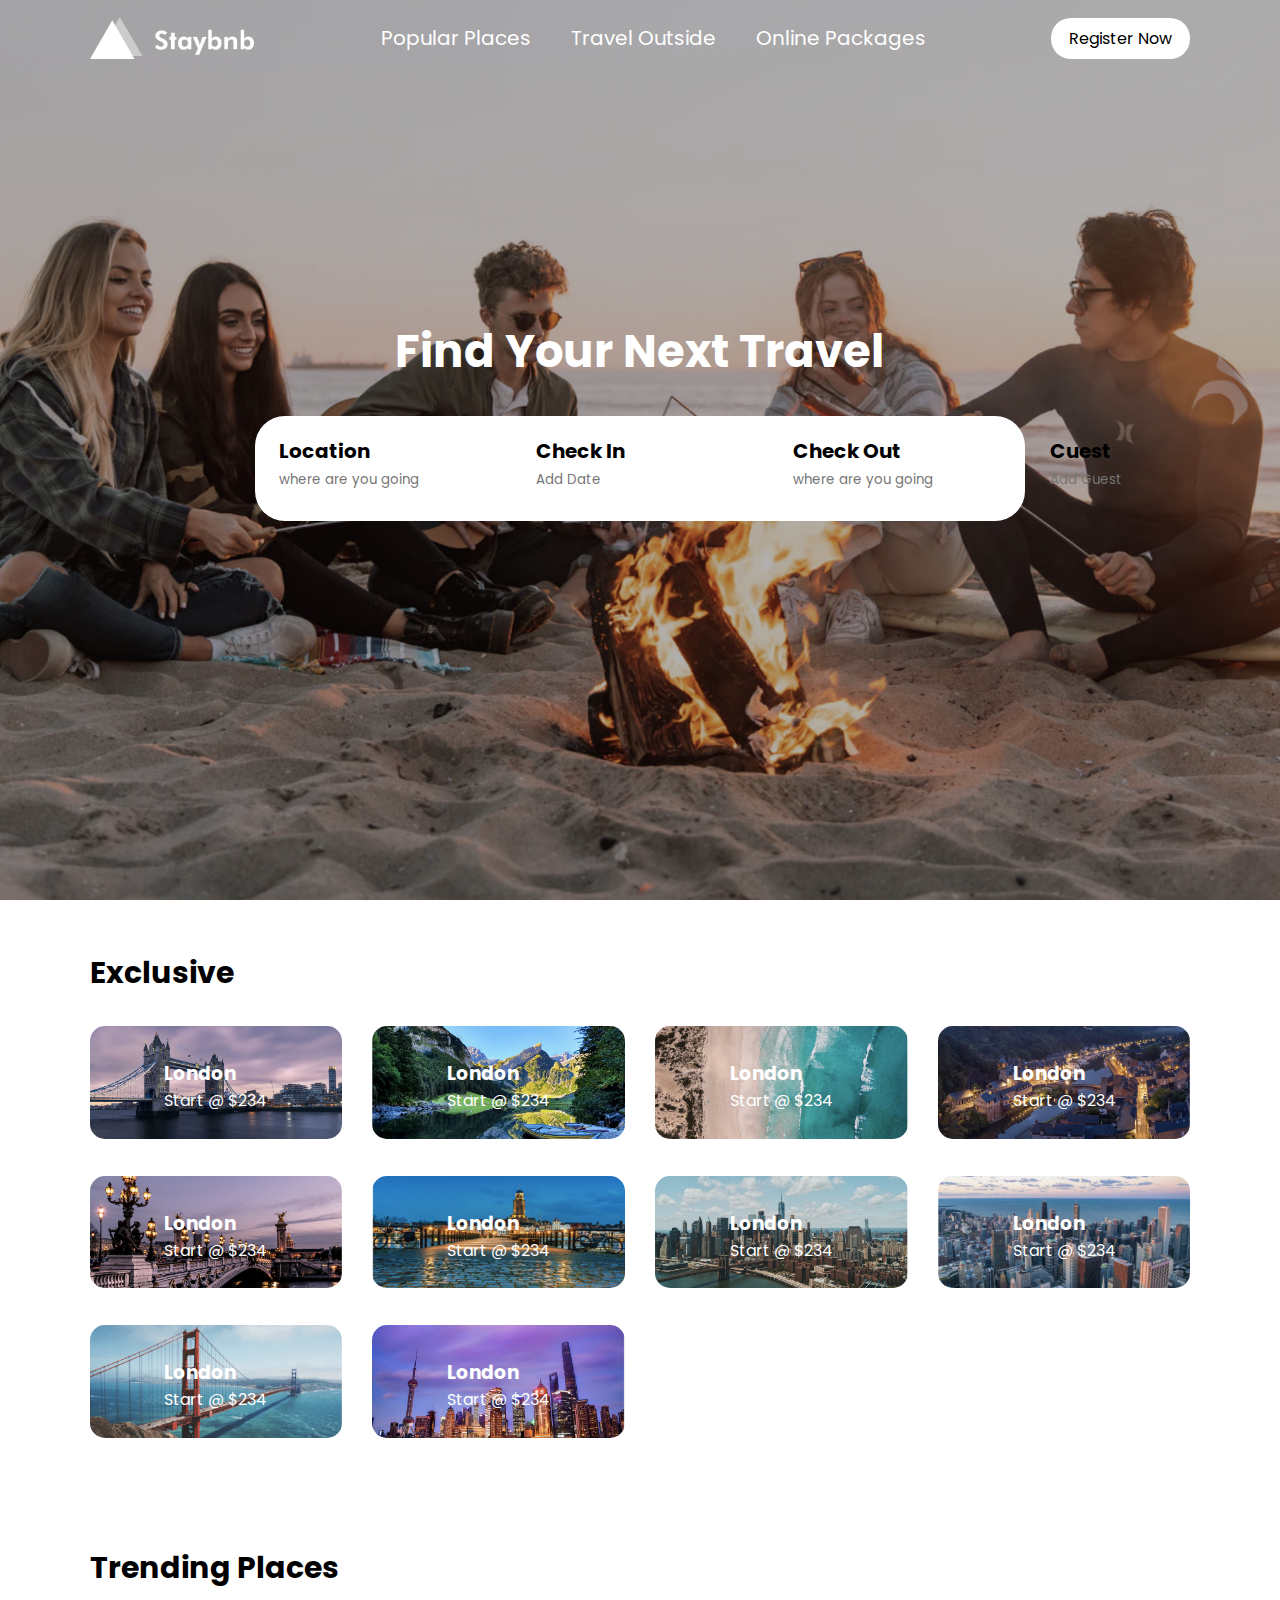
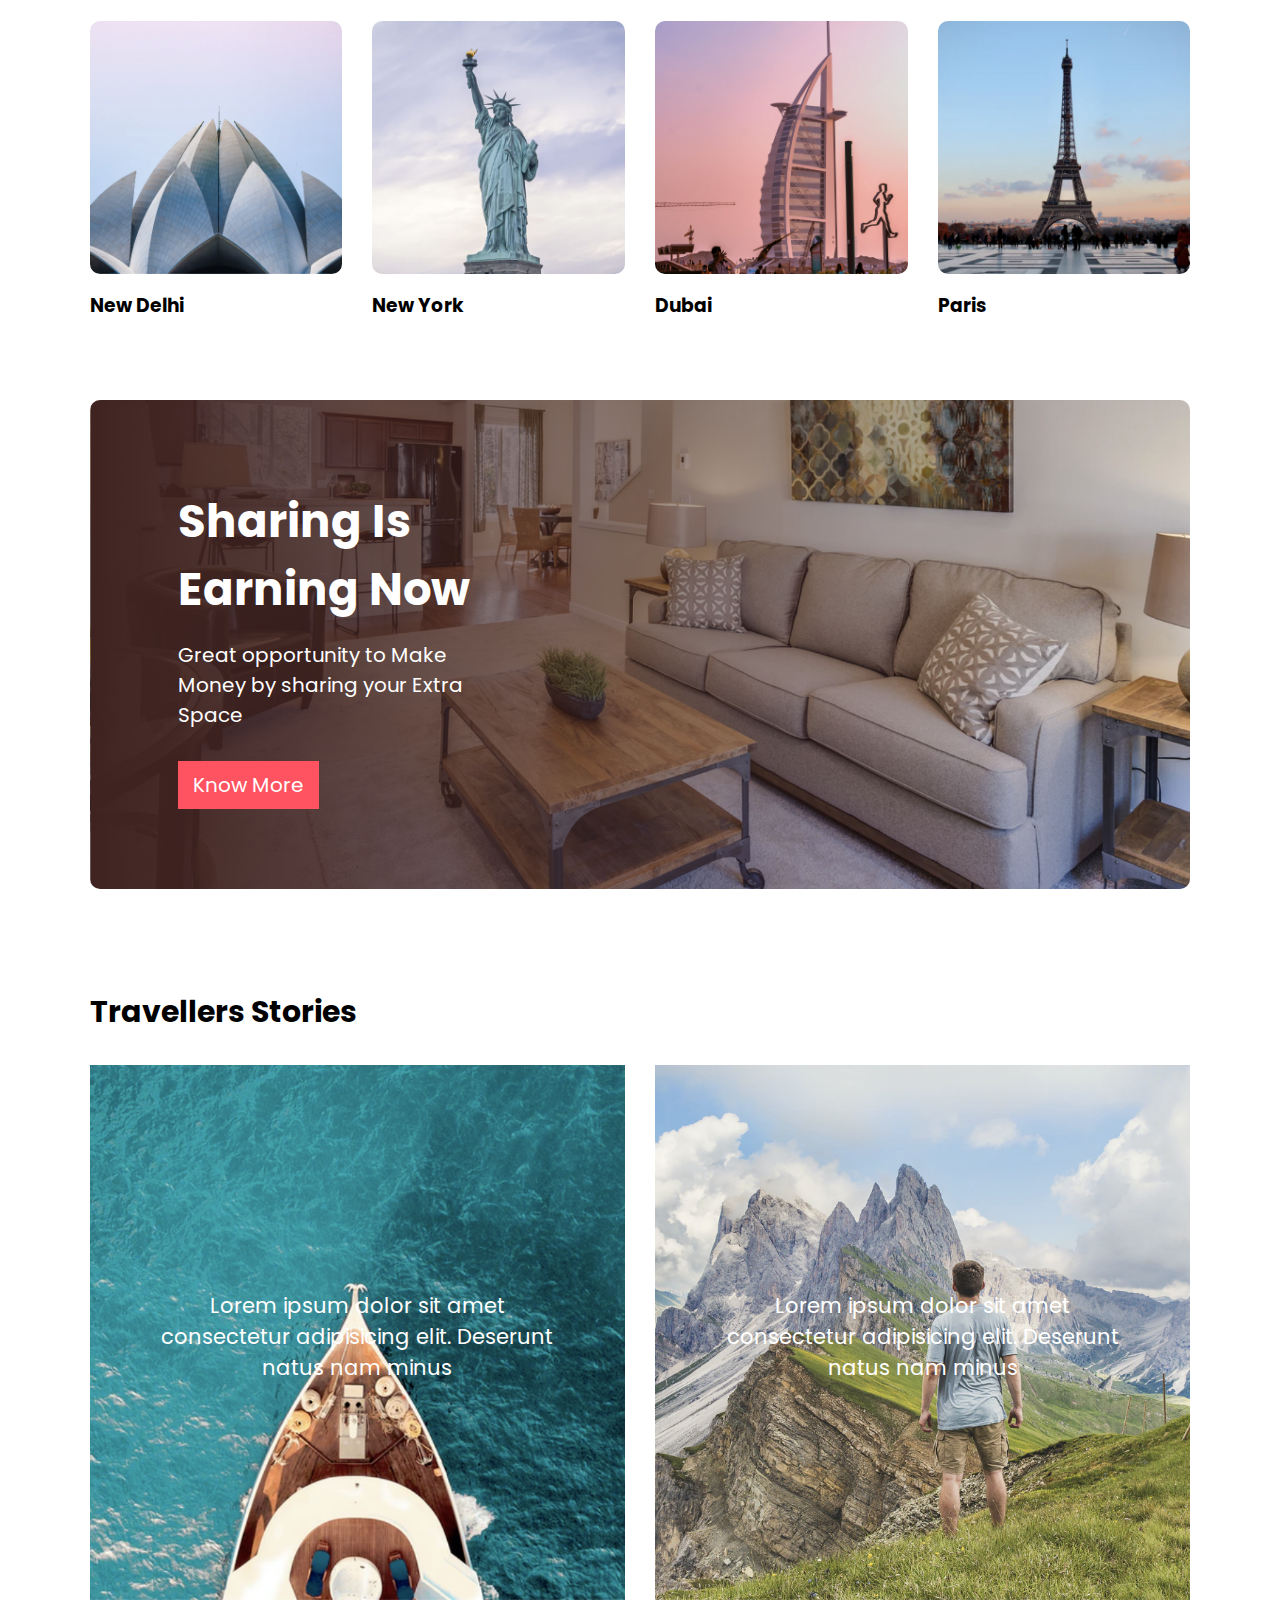
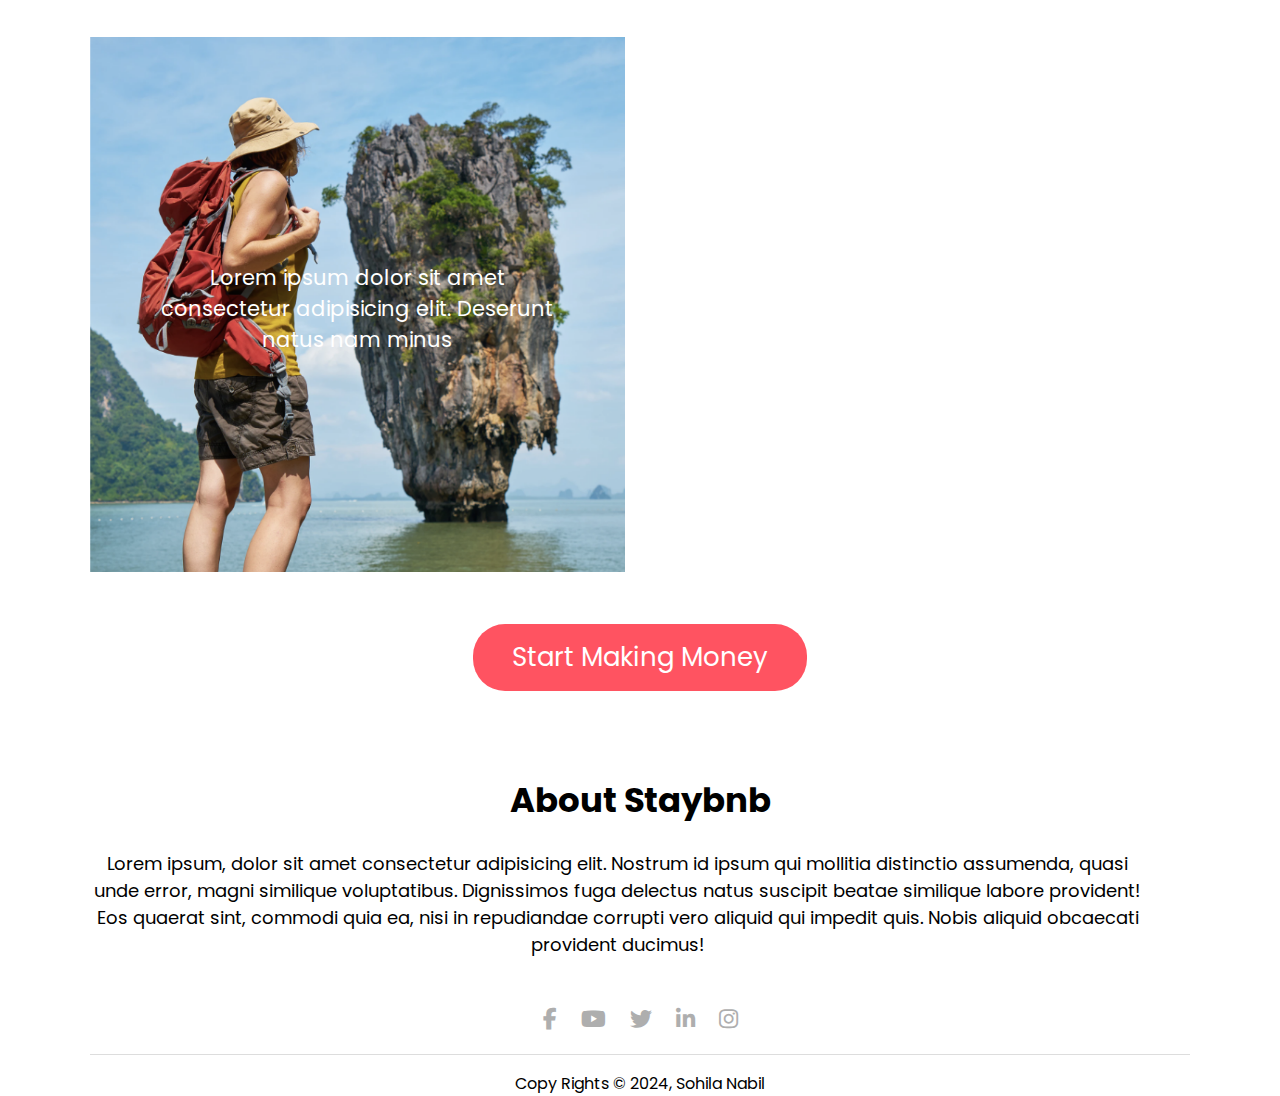
<file: index.html>
<!DOCTYPE html>
<html lang="en">
<head>
    <meta charset="UTF-8">
    <meta name="viewport" content="width=device-width, initial-scale=1.0">
    <title>Traveling</title>
    <link rel="stylesheet" href="css/style.css">
    <link rel="stylesheet" href="css/all.min.css"/>
    <link rel="preconnect" href="https://fonts.googleapis.com">
    <link rel="preconnect" href="https://fonts.gstatic.com" crossorigin>
    <link href="https://fonts.googleapis.com/css2?family=Oswald:wght@300;500;600;700&family=Poppins:ital,wght@0,200;0,300;0,400;0,500;0,600;0,700;0,800;0,900;1,500&display=swap" rel="stylesheet">

</head>
<body>
    <div class="header">
        <nav id="navBar">
            <img src="images/logo.png" alt="Banner">
            <i class="fa-solid fa-bars bar" onclick="toggleMenu()"></i> 
            <ul>
                <li><a href="index.html" target="_self">Popular Places</a></li>
                <li><a href="listing.html" target="_self">Travel Outside</a></li>
                <li><a href="travel.html" target="_self">Online Packages</a></li>
            </ul>
            <a href="#" class="register">Register Now</a>
        </nav>
        <div  class="container">
            <h2>Find Your Next Travel</h2>
            <div class="search">
                <form>
                    <div>
                        <label>Location</label>
                        <input type="text" placeholder="where are you going">
                    </div>
                     <div>
                        <label>Check In</label>
                        <input type="text" placeholder="Add Date">
                    </div>
                     <div>
                        <label>Check Out</label>
                        <input type="text" placeholder="where are you going">
                    </div>
                     <div>
                        <label>Cuest</label>
                        <input type="text" placeholder="Add Guest">
                    </div>
                    <button type="submit"><img src="images/search.png"></button>
                </form>
            </div>
        </div>
    </div>

    <div class="container">
        <h2 class="title">Exclusive</h2>
       <div class="exclusives">
            <div class="ex-item">
                <img src="images/image-1.png">
                <div class="info">
                    <h3>London</h3>
                    <p>Start @ $234</p>
                </div>
            </div>
            <div class="ex-item">
                <img src="images/image-2.png">
                <div class="info">
                    <h3>London</h3>
                    <p>Start @ $234</p>
                </div>
            </div>
            <div class="ex-item">
                <img src="images/image-3.png">
                <div class="info">
                    <h3>London</h3>
                    <p>Start @ $234</p>
                </div>
            </div>
            <div class="ex-item">
                <img src="images/image-4.png">
                <div class="info">
                    <h3>London</h3>
                    <p>Start @ $234</p>
                </div>
            </div>
            <div class="ex-item">
                <img src="images/image-5.png">
                <div class="info">
                    <h3>London</h3>
                    <p>Start @ $234</p>
                </div>
            </div>
            <div class="ex-item">
                <img src="images/image-6.png">
                <div class="info">
                    <h3>London</h3>
                    <p>Start @ $234</p>
                </div>
            </div>
            <div class="ex-item">
                <img src="images/image-7.png">
                <div class="info">
                    <h3>London</h3>
                    <p>Start @ $234</p>
                </div>
            </div>
            <div class="ex-item">
                <img src="images/image-8.png">
                <div class="info">
                    <h3>London</h3>
                    <p>Start @ $234</p>
                </div>
            </div>
            <div class="ex-item">
                <img src="images/image-9.png">
                <div class="info">
                    <h3>London</h3>
                    <p>Start @ $234</p>
                </div>
            </div>
            <div class="ex-item">
                <img src="images/image-10.png">
                <div class="info">
                    <h3>London</h3>
                    <p>Start @ $234</p>
                </div>
            </div>
       </div>
    </div>

    <div class="container">
        <h2 class="title">Trending Places</h2>
        <div class="trending">
            <div class="tren-item">
                <img src="images/new-delhi.png">
                <h3>New Delhi</h3>
            </div>
            <div class="tren-item">
                <img src="images/new-york.png">
                <h3>New York</h3>
            </div>
            <div class="tren-item">
                <img src="images/dubai.png">
                <h3>Dubai</h3>
            </div>
            <div class="tren-item">
                <img src="images/paris.png">
                <h3>Paris</h3>
            </div>
       </div>
    </div>

    <div class="container">
        <div class="landing">
            <h3>Sharing Is Earning Now</h3>
            <p>Great opportunity to Make Money  by sharing your Extra Space</p>
            <a href="#">Know More</a>
        </div>
    </div>

    <div class="container">
        <h2 class="title">Travellers Stories</h2>
        <div class="travell">
            <div class="Travel-item">
                <img src="images/story-1.png">
                <p>Lorem ipsum dolor sit amet consectetur adipisicing elit. Deserunt natus nam minus</p>
            </div>
            <div class="Travel-item">
                <img src="images/story-2.png">
                <p>Lorem ipsum dolor sit amet consectetur adipisicing elit. Deserunt natus nam minus</p>
            </div>
            <div class="Travel-item">
                <img src="images/story-3.png">
                <p>Lorem ipsum dolor sit amet consectetur adipisicing elit. Deserunt natus nam minus</p>
            </div>
        </div>
        <a href="#" class="travel-link">Start Making Money</a>
    </div>
    
    <div class="container">
        <div class="about">
            <h2>About Staybnb</h2>
            <p class="msg">Lorem ipsum, dolor sit amet consectetur adipisicing elit. Nostrum id ipsum qui mollitia distinctio assumenda, quasi unde error, magni similique voluptatibus. Dignissimos fuga delectus natus suscipit beatae similique labore provident! Eos quaerat sint, commodi quia ea, nisi in repudiandae corrupti vero aliquid qui impedit quis. Nobis aliquid obcaecati provident ducimus!</p>
        </div>
    </div>

    <div class="container">
        <div class="footer">
          <div class="social-links">
                <i class="fa-brands fa-facebook-f"></i>
                <i class="fa-brands fa-youtube"></i>
                <i class="fa-brands fa-twitter"></i>
                <i class="fa-brands fa-linkedin-in"></i>
                <i class="fa-brands fa-instagram"></i>
          </div>
          <div class="copy">
            Copy Rights &copy; 2024, Sohila Nabil
          </div>
        </div>
    </div>
<script>
    let navBar = document.getElementById("navBar")
    function toggleMenu(){
        navBar.classList.toggle('hoggleMenu')
    }
</script>
</body>
</html>
</file>
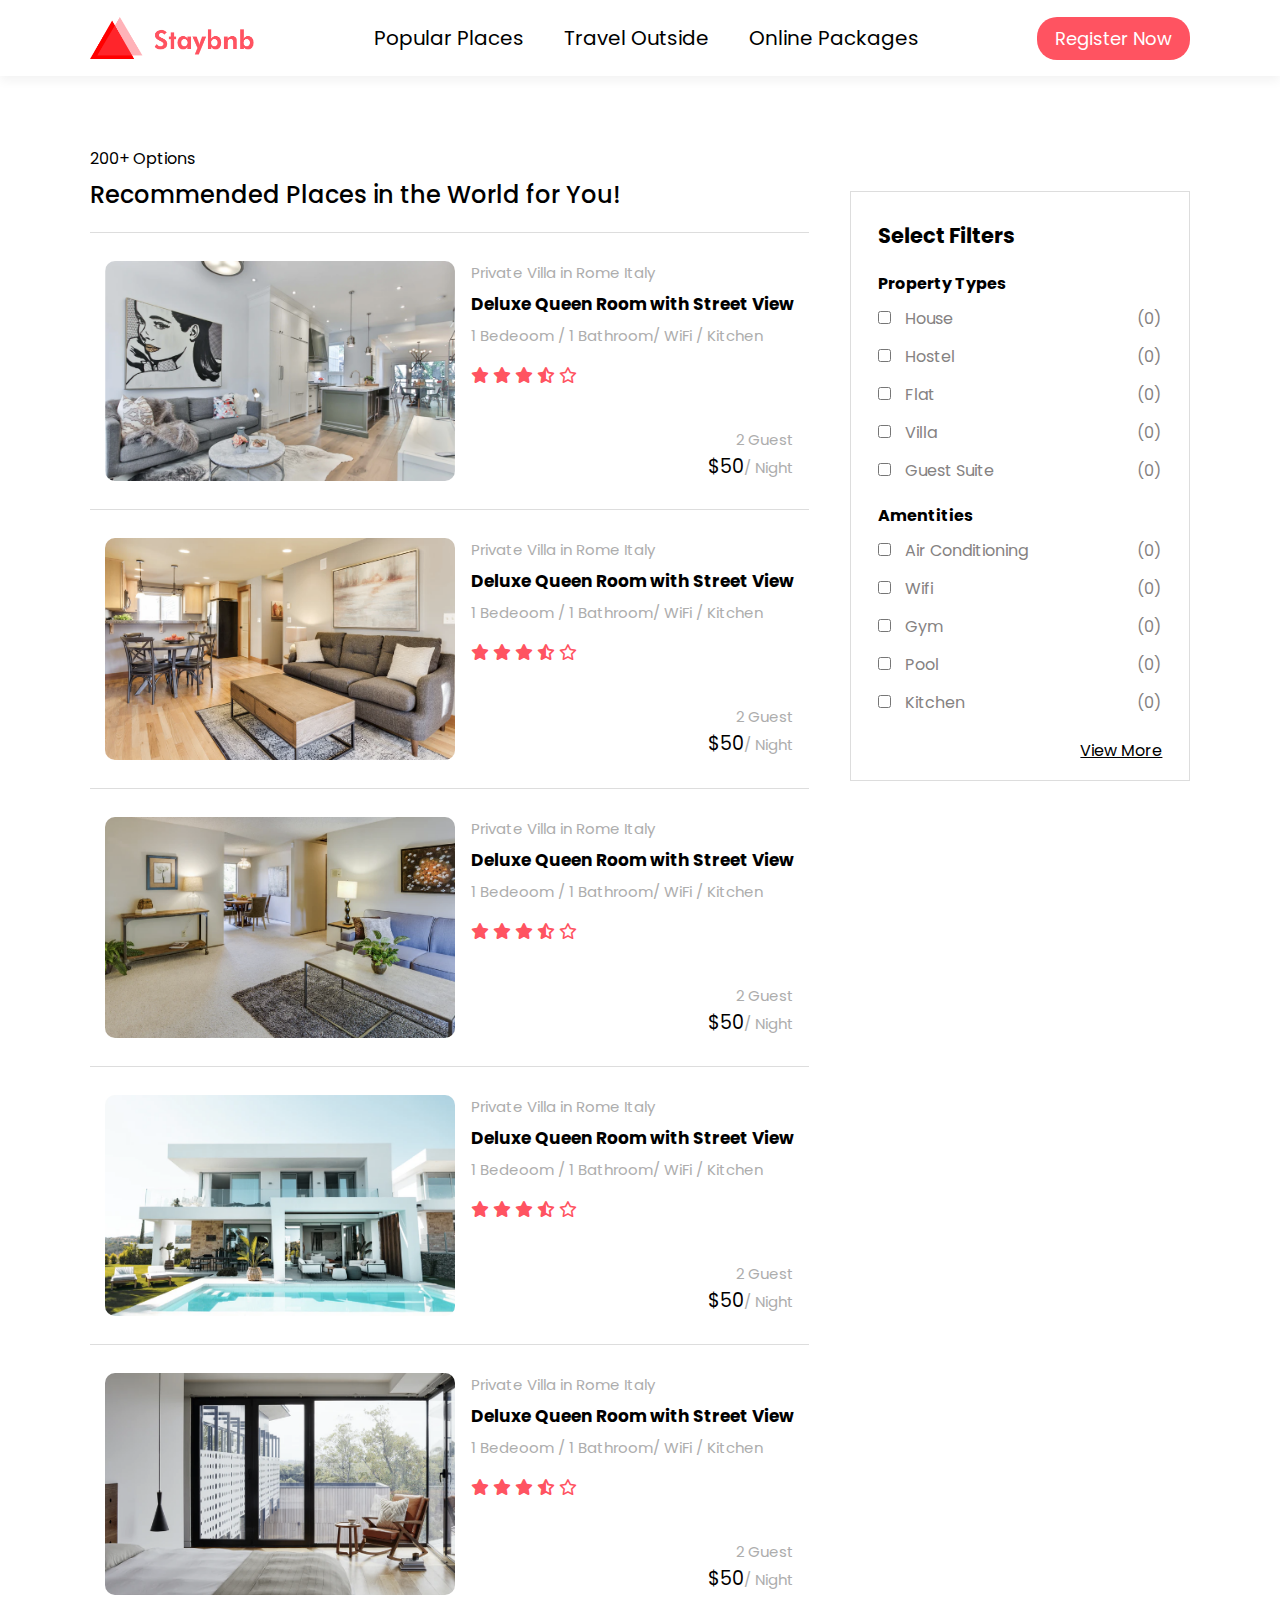
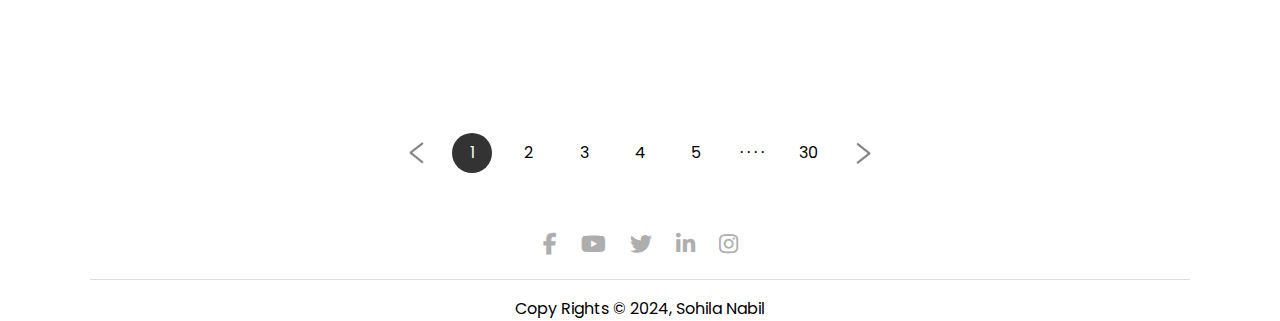
<file: listing.html>
<!DOCTYPE html>
<html lang="en">
<head>
    <meta charset="UTF-8">
    <meta name="viewport" content="width=device-width, initial-scale=1.0">
    <title>Traveling</title>
    <link rel="stylesheet" href="css/listing.css">
    <link rel="stylesheet" href="css/all.min.css">
    <link rel="preconnect" href="https://fonts.googleapis.com">
    <link rel="preconnect" href="https://fonts.gstatic.com" crossorigin>
    <link href="https://fonts.googleapis.com/css2?family=Oswald:wght@300;500;600;700&family=Poppins:ital,wght@0,200;0,300;0,400;0,500;0,600;0,700;0,800;0,900;1,500&display=swap" rel="stylesheet">
</head>
<body>
    <div class="header">
        <nav id="navBar">
            <img src="images/logo-red.png" alt="Banner">
            <i class="fa-solid fa-bars bar" onclick="toggleMenu()"></i> 
            <ul>
                <li><a href="index.html" target="_self">Popular Places</a></li>
                <li><a href="listing.html" target="_self">Travel Outside</a></li>
                <li><a href="travel.html" target="_self">Online Packages</a></li>
            </ul>
            <a href="#" class="register">Register Now</a>
        </nav>
    </div>

    <div class="container sides">
        <div class="left-side">
            <div class="data">
                <span>200+ Options</span>
                <p>Recommended Places in the World for You!</p>
            </div>
            <div class="box-item">
                <img src="images/house-1.png">
                <div class="info">
                    <div class="content">
                        <p>Private Villa in Rome Italy</p>
                        <h3>Deluxe Queen Room with Street View</h3>
                        <p>1 Bedeoom / 1 Bathroom/ WiFi / Kitchen</p>
                    </div>
                    <div class="stars">
                        <i class="fa-solid fa-star"></i>
                        <i class="fa-solid fa-star"></i>
                        <i class="fa-solid fa-star"></i>
                        <i class="fa-solid fa-star-half-stroke"></i>
                        <i class="fa-regular fa-star"></i>
                    </div>
                    <div class="users">
                        <span>2 Guest</span>
                        <p>$50<span>/ Night</span></p>
                    </div>
                </div>
            </div>

            <div class="box-item">
                <img src="images/house-2.png">
                <div class="info">
                    <div class="content">
                        <p>Private Villa in Rome Italy</p>
                        <h3>Deluxe Queen Room with Street View</h3>
                        <p>1 Bedeoom / 1 Bathroom/ WiFi / Kitchen</p>
                    </div>
                    <div class="stars">
                        <i class="fa-solid fa-star"></i>
                        <i class="fa-solid fa-star"></i>
                        <i class="fa-solid fa-star"></i>
                        <i class="fa-solid fa-star-half-stroke"></i>
                        <i class="fa-regular fa-star"></i>
                    </div>
                    <div class="users">
                        <span>2 Guest</span>
                        <p>$50<span>/ Night</span></p>
                    </div>
                </div>
            </div>

            <div class="box-item">
                <img src="images/house-3.png">
                <div class="info">
                    <div class="content">
                        <p>Private Villa in Rome Italy</p>
                        <h3>Deluxe Queen Room with Street View</h3>
                        <p>1 Bedeoom / 1 Bathroom/ WiFi / Kitchen</p>
                    </div>
                    <div class="stars">
                        <i class="fa-solid fa-star"></i>
                        <i class="fa-solid fa-star"></i>
                        <i class="fa-solid fa-star"></i>
                        <i class="fa-solid fa-star-half-stroke"></i>
                        <i class="fa-regular fa-star"></i>
                    </div>
                    <div class="users">
                        <span>2 Guest</span>
                        <p>$50<span>/ Night</span></p>
                    </div>
                </div>
            </div>

            <div class="box-item">
                <img src="images/house-4.png">
                <div class="info">
                    <div class="content">
                        <p>Private Villa in Rome Italy</p>
                        <h3>Deluxe Queen Room with Street View</h3>
                        <p>1 Bedeoom / 1 Bathroom/ WiFi / Kitchen</p>
                    </div>
                    <div class="stars">
                        <i class="fa-solid fa-star"></i>
                        <i class="fa-solid fa-star"></i>
                        <i class="fa-solid fa-star"></i>
                        <i class="fa-solid fa-star-half-stroke"></i>
                        <i class="fa-regular fa-star"></i>
                    </div>
                    <div class="users">
                        <span>2 Guest</span>
                        <p>$50<span>/ Night</span></p>
                    </div>
                </div>
            </div>

            <div class="box-item">
                <img src="images/house-5.png">
                <div class="info">
                    <div class="content">
                        <p>Private Villa in Rome Italy</p>
                        <h3>Deluxe Queen Room with Street View</h3>
                        <p>1 Bedeoom / 1 Bathroom/ WiFi / Kitchen</p>
                    </div>
                    <div class="stars">
                        <i class="fa-solid fa-star"></i>
                        <i class="fa-solid fa-star"></i>
                        <i class="fa-solid fa-star"></i>
                        <i class="fa-solid fa-star-half-stroke"></i>
                        <i class="fa-regular fa-star"></i>
                    </div>
                    <div class="users">
                        <span>2 Guest</span>
                        <p>$50<span>/ Night</span></p>
                    </div>
                </div>
            </div>
        </div>

        <div class="right-side">
            <h3>Select Filters</h3>
            <div class="check-items">
                <h4>Property Types</h4>
                <div class="check-item">
                    <div class="check">
                        <input type="checkbox">
                        <label>House</label>
                    </div>
                    <span>(0)</span>
                </div>

                <div class="check-item">
                    <div class="check">
                        <input type="checkbox">
                        <label>Hostel</label>
                    </div>
                    <span>(0)</span>
                </div>

                <div class="check-item">
                    <div class="check">
                        <input type="checkbox">
                        <label>Flat</label>
                    </div>
                    <span>(0)</span>
                </div>

                <div class="check-item">
                    <div class="check">
                        <input type="checkbox">
                        <label>Villa</label>
                    </div>
                    <span>(0)</span>
                </div>

                <div class="check-item">
                    <div class="check">
                        <input type="checkbox">
                        <label>Guest Suite</label>
                    </div>
                    <span>(0)</span>
                </div>
            </div>

            <div class="check-items">
                <h4>Amentities</h4>
                <div class="check-item">
                    <div class="check">
                        <input type="checkbox">
                        <label>Air Conditioning</label>
                    </div>
                    <span>(0)</span>
                </div>

                <div class="check-item">
                    <div class="check">
                        <input type="checkbox">
                        <label>Wifi</label>
                    </div>
                    <span>(0)</span>
                </div>

                <div class="check-item">
                    <div class="check">
                        <input type="checkbox">
                        <label>Gym</label>
                    </div>
                    <span>(0)</span>
                </div>

                <div class="check-item">
                    <div class="check">
                        <input type="checkbox">
                        <label>Pool</label>
                    </div>
                    <span>(0)</span>
                </div>

                <div class="check-item">
                    <div class="check">
                        <input type="checkbox">
                        <label>Kitchen</label>
                    </div>
                    <span>(0)</span>
                </div>
            </div>

            <a>View More</a>
        </div>
    </div>

    <div class="container">
        <div class="pagination">
            <img src="images/arrow.png">
            <span class="current">1</span>
            <span>2</span>
            <span>3</span>
            <span>4</span>
            <span>5</span>
            <span>&middot; &middot; &middot; &middot;</span>
            <span>30</span>
            <img src="images/arrow.png" class="right-arrow">
        </div>
    </div>

    <div class="container">
        <div class="footer">
          <div class="social-links">
                <i class="fa-brands fa-facebook-f"></i>
                <i class="fa-brands fa-youtube"></i>
                <i class="fa-brands fa-twitter"></i>
                <i class="fa-brands fa-linkedin-in"></i>
                <i class="fa-brands fa-instagram"></i>
          </div>
          <div class="copy">
            Copy Rights &copy; 2024, Sohila Nabil
          </div>
        </div>
    </div>
<script>
    let navBar = document.getElementById("navBar")
    function toggleMenu(){
        navBar.classList.toggle('hoggleMenu')
    }
</script>
</body>
</html>
</file>
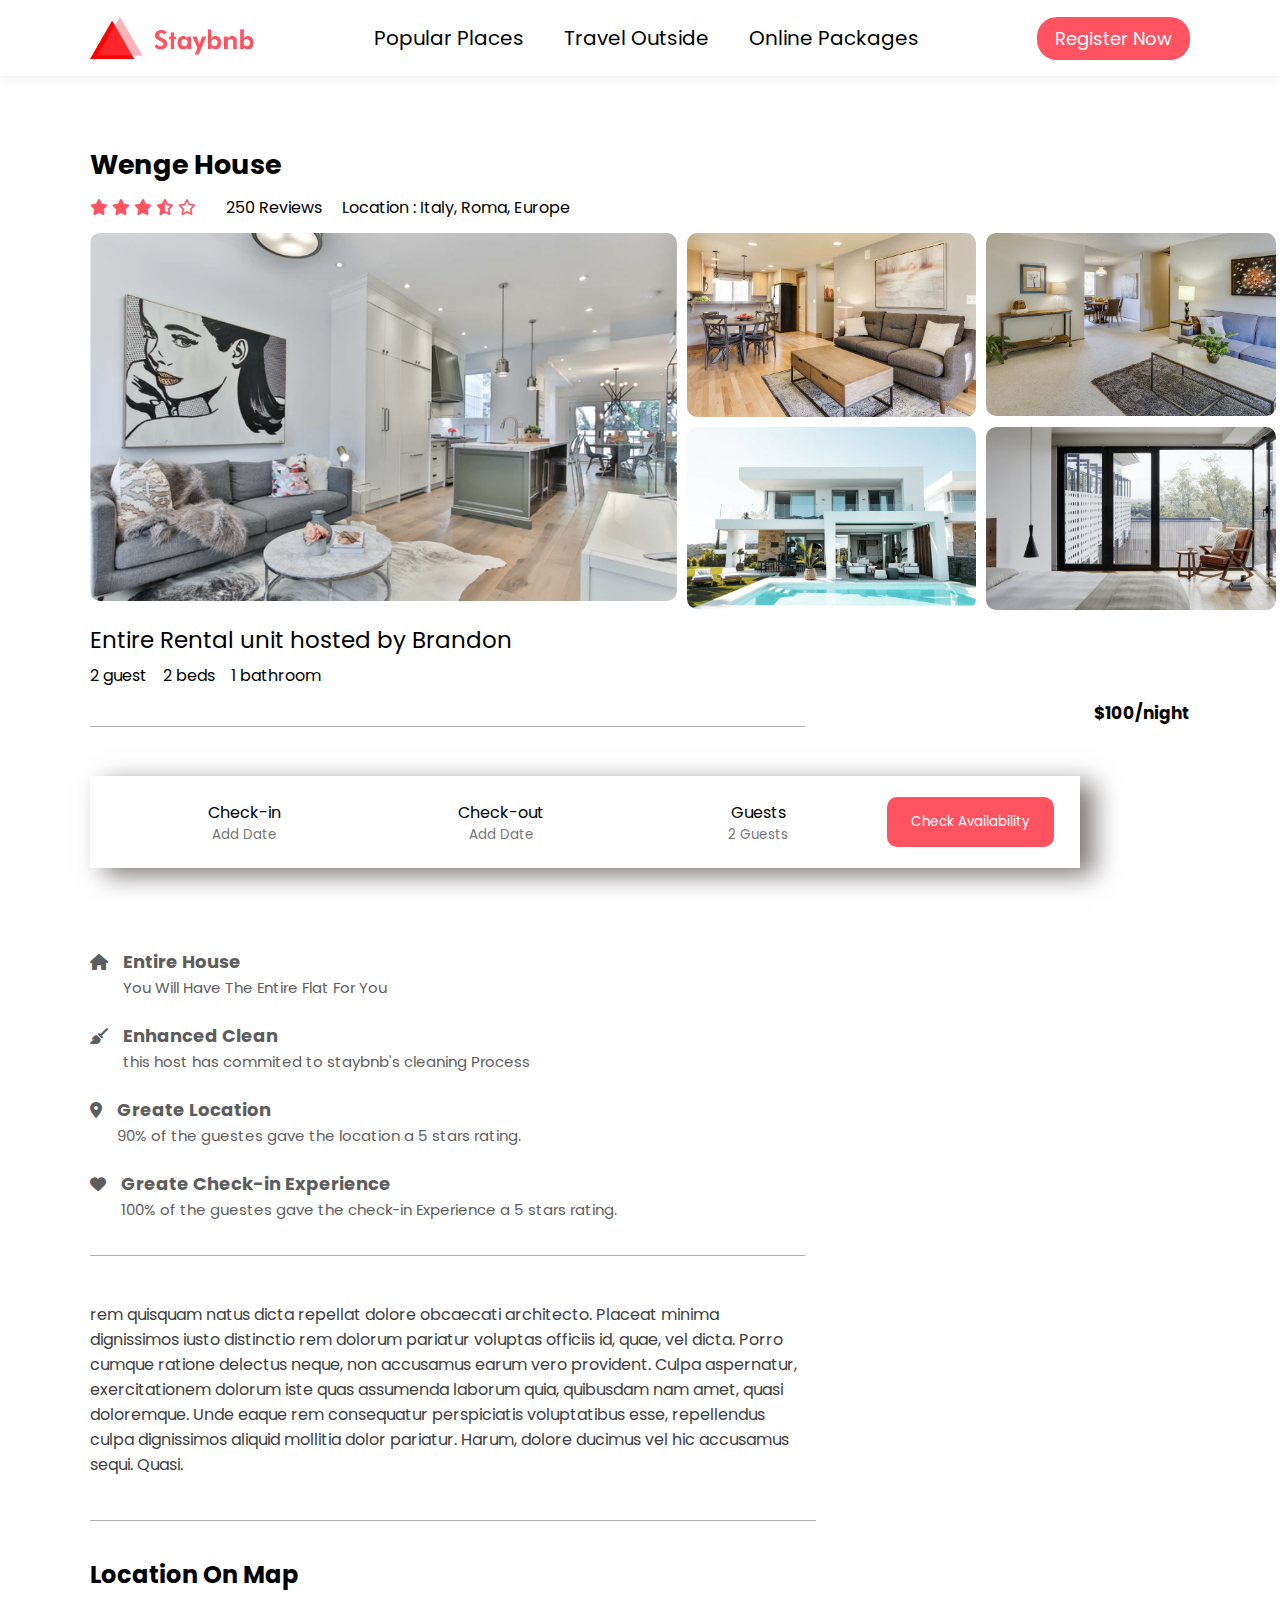
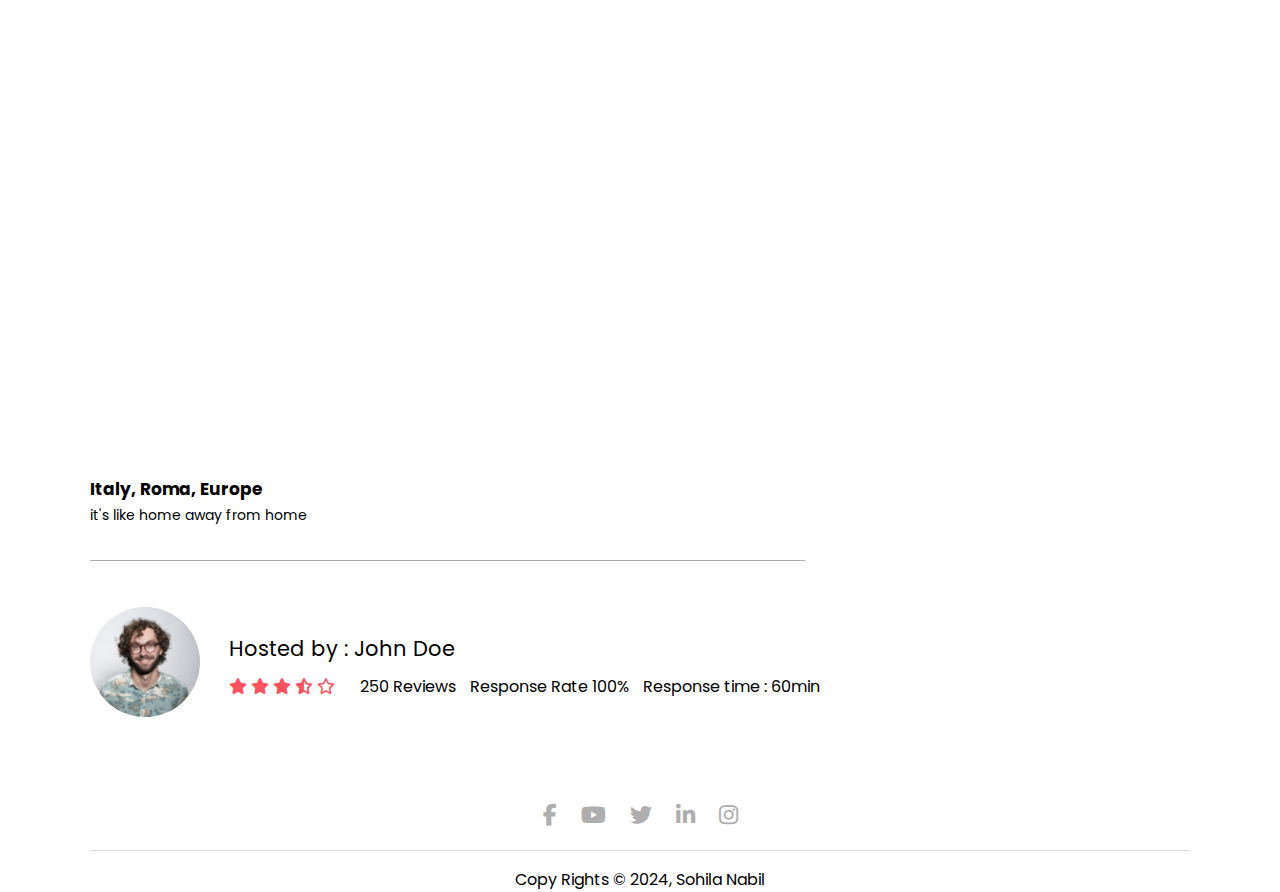
<file: travel.html>
<!DOCTYPE html>
<html lang="en">
<head>
    <meta charset="UTF-8">
    <meta name="viewport" content="width=device-width, initial-scale=1.0">
    <title>Document</title>
    <link rel="stylesheet" href="css/travel.css">
    <link rel="stylesheet" href="css/all.min.css">    
    <link rel="preconnect" href="https://fonts.googleapis.com">
    <link rel="preconnect" href="https://fonts.gstatic.com" crossorigin>
    <link href="https://fonts.googleapis.com/css2?family=Oswald:wght@300;500;600;700&family=Poppins:ital,wght@0,200;0,300;0,400;0,500;0,600;0,700;0,800;0,900;1,500&display=swap" rel="stylesheet">

</head>
<body>


     <div class="header">
        <nav id="navBar">
            <img src="images/logo-red.png" alt="Banner">
            <i class="fa-solid fa-bars bar" onclick="toggleMenu()"></i> 
            <ul>
                <li><a href="index.html" target="_self">Popular Places</a></li>
                <li><a href="listing.html" target="_self">Travel Outside</a></li>
                <li><a href="travel.html" target="_self">Online Packages</a></li>
            </ul>
            <a href="#" class="register">Register Now</a>
        </nav>
    </div>

    <div class="container">



        <div class="landing">
            <div class="top">
                <h3>Wenge House</h3>
                <div class="data">
                    <div class="stars">
                        <i class="fa-solid fa-star"></i>
                        <i class="fa-solid fa-star"></i>
                        <i class="fa-solid fa-star"></i>
                        <i class="fa-solid fa-star-half-stroke"></i>
                        <i class="fa-regular fa-star"></i>
                    </div>
                    <div class="site">
                        <span>250 Reviews</span>
                        <span>Location : Italy, Roma, Europe</span>
                    </div>
                </div>
            </div>
            <div class="body">
                <div class="left">
                    <img src="images/house-1.png">
                </div>
                <div class="right">
                    <img src="images/house-2.png">
                    <img src="images/house-3.png">
                    <img src="images/house-4.png">
                    <img src="images/house-5.png">
                </div>
            </div>
            <div class="bottom">
               <div class="info">
                    <p>Entire Rental unit hosted by Brandon</p>
                    <span>2 guest</span>
                    <span>2 beds</span>
                    <span>1 bathroom</span>
               </div>
               <div class="price">
                    <p>$100<span>/night</span></p>
               </div>
            </div>
        </div>


        <div class="inputs">
            <div class="input-item">
                <label>Check-in</label>
                <input type="text" placeholder="Add Date">
            </div>
            <div class="input-item">
                <label>Check-out</label>
                <input type="text" placeholder="Add Date">
            </div>
            <div class="input-item">
                <label>Guests</label>
                <input type="text" placeholder="2 Guests">
            </div>
            <button>Check Availability</button>
        </div>


        <div class="list-data">
            <div class="item">
                <i class="fa-solid fa-house"></i>
                <div class="info">
                    <h3>Entire House</h3>
                    <span>You Will Have The Entire Flat For You</span>
                </div>
            </div>

            <div class="item">
                <i class="fa-solid fa-broom"></i>
                <div class="info">
                    <h3>Enhanced Clean</h3>
                    <span>this host has commited to staybnb's cleaning Process</span>
                </div>
            </div>

            <div class="item">
                <i class="fa-solid fa-location-dot"></i>
                <div class="info">
                    <h3>Greate Location</h3>
                    <span>90% of the guestes gave the location a 5 stars  rating.</span>
                </div>
            </div>

            <div class="item">
                <i class="fa-solid fa-heart"></i>
                <div class="info">
                    <h3>Greate Check-in Experience</h3>
                    <span>100% of the guestes gave the check-in Experience a 5 stars  rating.</span>
                </div>
            </div>
        </div>
        
        <div class="parag">
            <p>
                rem quisquam natus dicta repellat dolore obcaecati architecto. Placeat minima dignissimos iusto distinctio rem dolorum pariatur voluptas officiis id, quae, vel dicta. Porro cumque ratione delectus neque, non accusamus earum vero provident. Culpa aspernatur, exercitationem dolorum iste quas assumenda laborum quia, quibusdam nam amet, quasi doloremque. Unde eaque rem consequatur perspiciatis voluptatibus esse, repellendus culpa dignissimos aliquid mollitia dolor pariatur. Harum, dolore ducimus vel hic accusamus sequi. Quasi.
            </p>
        </div>

        <div class="map">
            <h3>Location On Map</h3>
            <iframe class="italy" src="https://www.google.com/maps/embed?pb=!1m18!1m12!1m3!1d11040948.903721763!2d22.61672366358522!3d40.3915217133494!2m3!1f0!2f0!3f0!3m2!1i1024!2i768!4f13.1!3m3!1m2!1s0x12d4fe82448dd203%3A0xe22cf55c24635e6f!2z2KXZiti32KfZhNmK2Kc!5e0!3m2!1sar!2seg!4v1709291147033!5m2!1sar!2seg" width="600" height="450" style="border:0;" allowfullscreen="" loading="lazy" referrerpolicy="no-referrer-when-downgrade"></iframe>
            <div class="data">
                <h4>Italy, Roma, Europe</h4>
                <span>it's like home away from home</span>
            </div>
        </div>


        <div class="person">
            <div class="one">
                <img src="images/host.png">
            </div>
            <div class="data">
                    <h2>Hosted by : John Doe</h2>
                    <div class="info">
                        <div class="stars">
                            <i class="fa-solid fa-star"></i>
                            <i class="fa-solid fa-star"></i>
                            <i class="fa-solid fa-star"></i>
                            <i class="fa-solid fa-star-half-stroke"></i>
                            <i class="fa-regular fa-star"></i>
                        </div>
                        <div class="site">
                            <span>250 Reviews</span>
                            <span>Response Rate 100%</span>
                            <span>Response time : 60min</span>
                        </div>
                    </div>
                </div>
        </div>


         <div class="footer">
          <div class="social-links">
                <i class="fa-brands fa-facebook-f"></i>
                <i class="fa-brands fa-youtube"></i>
                <i class="fa-brands fa-twitter"></i>
                <i class="fa-brands fa-linkedin-in"></i>
                <i class="fa-brands fa-instagram"></i>
          </div>
          <div class="copy">
            Copy Rights &copy; 2024, Sohila Nabil
          </div>
        </div>
    </div>


<script>
    let navBar = document.getElementById("navBar")
    function toggleMenu(){
        navBar.classList.toggle('hoggleMenu')
    }
</script>
    
</body>
</html>
</file>
<file: css/style.css>
* {
    margin: 0;
    padding: 0;
    box-sizing: border-box;
    font-family: "Poppins", sans-serif;
}
.header {
    min-height: 100vh;
    width: 100%;
    background-image:linear-gradient(rgba(0,0,0,0.3),rgba(0,0,0,0.3)),url(../images/banner.png);
    background-size: cover;
    background-position: center;
}
nav {
    display: flex;
    align-items: center;
    justify-content: space-between;
    padding: 10px 7%;
}
nav .bar {
    display: none;
}
nav img {
    width: 15%;
    cursor: pointer;
}
ul {
    display: flex;
    list-style: none;
    justify-content: space-between;
}
ul li {
    padding: 0 10px;
    margin: 13px 10px;
    
}
ul li a {
    font-size: 20px;
    color: white;
    text-decoration: none;
}
.register {
    text-decoration: none;
    color: #000;
    background-color: #fff;
    padding: 8px 18px;
    border-radius: 20px;
    -webkit-border-radius: 20px;
    -moz-border-radius: 20px;
    -ms-border-radius: 20px;
    -o-border-radius: 20px;
}
.container {
    padding: 0 7%;
}
.header .container h2 {
    text-align: center;
    font-size: 45px;
    padding-top: 22%;
    color: #fff;
}
.search {
    width: 70%;
    margin:30px auto;
    background-color: white;
    padding: 20px 24px;
    border-radius: 30px;
    -webkit-border-radius: 30px;
    -moz-border-radius: 30px;
    -ms-border-radius: 30px;
    -o-border-radius: 30px;
    padding-bottom: 30px;
}
.search form {
    display: flex;
    align-items: center;
    justify-content: space-between;
}
.search label {
    font-size: 20px;
    font-weight: bold;
}
.search input {
    background-color: transparent;
    border: none;
    outline: none;
}
.search button {
    width: 55px;
    height: 55px;
    border-radius: 50%;
    background-color: #ff5361;
    -webkit-border-radius: 50%;
    -moz-border-radius: 50%;
    -ms-border-radius: 50%;
    -o-border-radius: 50%;
    border: none;
    outline: none;
}
.search button img {
    width: 20px;
    margin-top: 4px;
}
/* Start Exclusive */
.title {
    padding-top: 50px;
    font-size: 30px;
    padding-bottom: 30px;
}
.exclusives  {
    display: grid;
    grid-template-columns: repeat(auto-fill, minmax(200px,1fr));
    grid-gap: 30px;
   padding-bottom: 50px;
}
.exclusives img {
    width: 100%;
    border-radius:15px;
    -webkit-border-radius:15px;
    -moz-border-radius:15px;
    -ms-border-radius:15px;
    -o-border-radius:15px;
}
.ex-item {
    position: relative;
}
.ex-item .info {
    position: absolute;
    top: 50%;
    left: 50%;
    transform: translate(-50%,-50%);
    color: white;
}
/* End Exclusive */
/* Start Trending */
.trending {
    display: grid;
    grid-template-columns: repeat(auto-fill, minmax(210px,1fr));
    grid-gap: 30px;
    margin-bottom: 80px;
}
.trending img {
    width: 100%;
    border-radius: 10px;
    -webkit-border-radius: 10px;
    -moz-border-radius: 10px;
    -ms-border-radius: 10px;
    -o-border-radius: 10px;
}
.trending h3 {
    margin-top: 10px;
    font-weight: bold;
}
/* End Trending */
/* start landing */
.landing {
    background-image: linear-gradient(to right, #3f2321,transparent),url(../images/banner-2.png);
    background-position: center;
    background-size: cover;
    color: white;
    border-radius: 10px;
    -webkit-border-radius: 10px;
    -moz-border-radius: 10px;
    -ms-border-radius: 10px;
    -o-border-radius: 10px;
    padding: 8%;
    margin-bottom: 50px;
}
.landing h3 {
    width: 320px;
    font-size: 45px;
    margin-bottom: 16px;
}
.landing p {
    width: 310px;
    font-size: 20px;
    font-weight: normal;
    margin-bottom: 40px;
}
.landing a {
    text-decoration: none;
    color: #fff;
    background-color: #ff5361;
    font-size: 20px;
    padding: 10px 15px;
}
/* end landing */
/* start travelling */
.travell{
    display: grid;
    grid-template-columns: repeat(auto-fill,minmax(350px,1fr));
    grid-gap: 30px;
    text-align: center;
}
.Travel-item {
    position: relative;
}
.travell img {
    width: 100%;
}
.travell p {
    position: absolute;
    width: 78%;
    font-size: 21px;
    top: 50%;
    left: 50%;
    transform: translate(-50%,-50%);
    color: white;
    -webkit-transform: translate(-50%,-50%);
    -moz-transform: translate(-50%,-50%);
    -ms-transform: translate(-50%,-50%);
    -o-transform: translate(-50%,-50%);
}
.travel-link {
    display: block;
    text-decoration: none;
    color: white;
    background-color: #ff5361;
    width: fit-content;
    margin: 45px auto;
    padding: 14px 39px;
    font-size: 26px;
    border-radius: 32px ;
    -webkit-border-radius: 32px ;
    -moz-border-radius: 32px ;
    -ms-border-radius: 32px ;
    -o-border-radius: 32px ;
}
/* end travelling */
/* start about */
.about {
    margin-top: 50px;
}
.about h2 {
    margin: 84px auto 24px;
    width: fit-content;
    font-size: 34px;
}
.about p {
    font-size: 18px;
    font-weight: normal;
    width: 96%;
    text-align: center
}
/* end about */
.footer {
    margin-top: 50px
}
.footer .social-links {
    margin: auto;
    width: fit-content;
}
.footer .social-links i {
    color: #aeaeae;
    font-size: 22px;
    padding: 0 10px
}
.copy {
    margin-top: 20px;
    border-top: 1px solid #ddd;
    padding-top: 16px;
    text-align: center;
}

@media only  screen and (max-width: 700px){
    nav {
        position: fixed;
        display: flex;
        background-color: #000;
        flex-direction: column;
        width: 100%;
        z-index: 100;
        max-height: 55px;
        overflow: hidden;
        transition: max-height 0.5s;
        -webkit-transition: max-height 0.5s;
        -moz-transition: max-height 0.5s;
        -ms-transition: max-height 0.5s;
        -o-transition: max-height 0.5s;
}
    nav .bar {
        display: flex;
        color: white;
        font-size: 28px;
        margin-left: auto;
        margin-top: 4px;
    }
    nav img {
        position: fixed;
        left: 10px;
        top: 17px;
        width: 24%;
    }
    nav ul {
        display: flex;
        flex-direction: column;
        margin-top: 20px;
        margin-bottom: 20px;
        width: 100%;
        align-items: flex-end;
    }
    nav ul li {
        margin: 8px 0;
        padding: 0 5px;
    }
    .register {
        display: flex;
        margin-left: auto;
    }
    .hoggleMenu{
        max-height: 290px;
        width: 100%;
    }
    .header .container h2 {
        font-size: 27px;
        padding-top: 208px 
    }
    .search {
        width: 85%;
        border-radius: 2px;
        -webkit-border-radius: 2px;
        -moz-border-radius: 2px;
        -ms-border-radius: 2px;
        -o-border-radius: 2px;
    }
    .search form {
        flex-wrap: wrap;
    }
    .search form div {
        margin-bottom: 15px;
        border-bottom: 1px solid #ddd;
        padding: 8px 5px 
    }
    .search button {
        position: absolute;
        bottom: 15%;
        left: 42%;
    }
    .landing h3 {
        font-size: 26px;
        width: 149px 
    }
    .landing p {
        font-size: 17px;
        width: 300px;
    }
    .travell {
        grid-template-columns: repeat(auto-fill, minmax(300px, 1fr));
    }
}
</file>
<file: css/listing.css>
* {
    margin: 0;
    padding: 0;
    box-sizing: border-box;
    font-family: "Poppins", sans-serif;
}
a {
    text-decoration: none;
}
ul {
    list-style: none;
}
.container {
    padding: 0 7%;
}
/* Start Header */
.header {
    width: 100%;
}
nav {
    background-color: #fff;
    box-shadow: 0 5px 10px rgba(0, 0, 0, 0.05 );
    display: flex;
    align-items: center;
    justify-content: space-between;
    padding: 10px 7%;
}
nav .bar {
    display: none;
}
nav img {
    width: 15%;
    cursor: pointer;
}
ul {
    display: flex;
    justify-content: space-between;
}
ul li {
    padding: 0 10px;
    margin: 13px 10px;
    
}
ul li a {
    font-size: 20px;
    color: #000;
}
.register {
    font-size: 18px;
    color: #fff;
    background-color: #ff5361;
    padding: 8px 18px;
    border-radius: 20px;
    -webkit-border-radius: 20px;
    -moz-border-radius: 20px;
    -ms-border-radius: 20px;
    -o-border-radius: 20px;
}
/* End Header */

/* Start Left Side */
.sides {
    /* display: grid;
    grid-template-columns: 750px auto;
    grid-gap: 60px; */
    display: flex;
    justify-content: space-between;
    flex-wrap: wrap;
}
.left-side {
    padding-top: 70px;
}
.left-side .data p{
  font-size: 24px;
  font-weight: 500;
  margin:6px 0 20px;
}
.left-side .box-item {
    display: flex;
    border-top: 1px solid #ddd;
    padding: 28px 15px;
}
.left-side .box-item img {
    width: 350px;
    margin-right: 16px;
    border-radius: 10px;
    -webkit-border-radius: 10px;
    -moz-border-radius: 10px;
    -ms-border-radius: 10px;
    -o-border-radius: 10px;
}
.left-side .box-item .content p {
    color: #adadad;
    font-weight: normal;
    margin-bottom: 7px ;
    font-size: 15px;
}
.left-side .box-item .content h3 {
    font-size: 17px; 
    margin-bottom: 7px  
}
.left-side .box-item .stars {
    margin-top: 16px 
}
.left-side .box-item .stars i {
    color: #ff5361;
}
.left-side .box-item .users {
    text-align: right;
    margin-top: 39px;
}
.left-side .box-item .users span {
    color: #adadad;
    font-size: 15px;
}
.left-side .box-item .users p {
    font-size: 19px;
}
/* End Left Side */

/* Start Right Side */
.right-side {
    width: 340px;
    padding: 28px 27px;
    border: 1px solid #ddd;
    margin: 115px 0;
    max-height: 590px;
}
.right-side h3 {
    font-size: 21px;
}
.right-side .check-items {
    margin-top: 20px
}
.right-side .check-items h4 {
    margin-bottom: 10px
}
.right-side .check-item  {
    display: flex;
    align-items: center;
    justify-content: space-between;
    color: #858282;
    margin-bottom: 13px;
}
.right-side .check-item input {
    margin-right: 10px
}
.right-side a {
    text-decoration: underline !important;
    color: #000;
    margin-top: 23px;
    margin-left: auto;
    display: block;
    width: fit-content;
    cursor: pointer;
}
/* Start Left Side */
/* Start Pagination */
.pagination {
    padding-top: 100px;
    display: flex;
    align-items: center;
    justify-content: center;
}
.pagination span {
    margin: 10px 8px;
    width: 40px;
    height: 40px;
    line-height: 40px;
    text-align: center;
    cursor: pointer;
    border-radius: 50%;
    -webkit-border-radius: 50%;
    -moz-border-radius: 50%;
    -ms-border-radius: 50%;
    -o-border-radius: 50%;
}
.pagination .current {
    background-color: #333;
    color: #fff;
}
.pagination img {
    width: 15px;
    margin: 10px 20px;
}
.pagination .right-arrow {
    transform: rotate(180deg);
    -webkit-transform: rotate(180deg);
    -moz-transform: rotate(180deg);
    -ms-transform: rotate(180deg);
    -o-transform: rotate(180deg);
}
/* End Pagination */
/* start footer */
.footer {
    margin-top: 50px
}
.footer .social-links {
    margin: auto;
    width: fit-content;
}
.footer .social-links i {
    color: #aeaeae;
    font-size: 22px;
    padding: 0 10px
}
.copy {
    margin-top: 20px;
    border-top: 1px solid #ddd;
    padding-top: 16px;
    text-align: center;
}
/* end footer */
/* media quieries */
@media only  screen and (max-width: 700px){
    nav {
        position: fixed;
        display: flex;
        background-color: #fff;
        flex-direction: column;
        width: 100%;
        z-index: 100;
        max-height: 60px;
        overflow: hidden;
        transition: max-height 0.5s;
        -webkit-transition: max-height 0.5s;
        -moz-transition: max-height 0.5s;
        -ms-transition: max-height 0.5s;
        -o-transition: max-height 0.5s;
        top: 0;
}
    nav .bar {
        display: flex;
        color: #000;
        font-size: 28px;
        margin-left: auto;
        margin-top: 4px;
    }
    nav img {
        position: fixed;
        left: 10px;
        top: 17px;
        width: 24%;
    }
    nav ul {
        display: flex;
        flex-direction: column;
        margin-top: 20px;
        margin-bottom: 20px;
        width: 100%;
        align-items: flex-end;
    }
    nav ul li {
        margin: 8px 0;
        padding: 0 5px;
    }
    .register {
        display: flex;
        margin-left: auto;
    }
    .hoggleMenu{
        max-height: 290px;
        width: 100%;
    }
    .sides {
        justify-content: center
    }
    .left-side .data {
        text-align: center;
        margin-top: 27px;
    }
    .left-side .box-item {
        flex-direction: column;
        align-items: center;
    }
    .left-side .box-item img {
        margin-right: 0;
    }
    .pagination span {
        margin: 10px 0;
        width: 30px;
        height: 30px;
        line-height: 32px;
    };
}
</file>
<file: css/travel.css>
* {
    margin: 0;
    padding: 0;
    box-sizing: border-box;
    font-family: "Poppins", sans-serif;
}
a {
    text-decoration: none;
}
ul {
    list-style: none;
}
.container {
    padding: 0 7%;
}
/* Start Header */
.header {
    width: 100%;
}
nav {
    background-color: #fff;
    box-shadow: 0 5px 10px rgba(0, 0, 0, 0.05 );
    display: flex;
    align-items: center;
    justify-content: space-between;
    padding: 10px 7%;
}
nav .bar {
    display: none;
}
nav img {
    width: 15%;
    cursor: pointer;
}
ul {
    display: flex;
    justify-content: space-between;
}
ul li {
    padding: 0 10px;
    margin: 13px 10px;
    
}
ul li a {
    font-size: 20px;
    color: #000;
}
.register {
    font-size: 18px;
    color: #fff;
    background-color: #ff5361;
    padding: 8px 18px;
    border-radius: 20px;
    -webkit-border-radius: 20px;
    -moz-border-radius: 20px;
    -ms-border-radius: 20px;
    -o-border-radius: 20px;
}
/* End Header */
/* Start landing */
.landing {
    margin-top: 69px;
    position: relative;
}
.landing::after {
    position: absolute;
    content: '';
    width: 65%;
    height: 1px;
    background-color: #adadad;
}
.landing .top {
    margin-bottom: 13px 
}
.landing h3 {
    font-size: 27px;
    margin-bottom: 10px;
}
.landing .data {
    display: flex;
    align-items: center;
}
.landing .data .stars {
    margin-right: 30px;
}
.landing .data .stars i {
    color: #ff5361;
}
.landing .data .site span {
    margin-right: 16px;
}
.landing .body {
    display: grid;
    grid-template-columns: 587px 589px;
    gap: 10px 
}
.landing .right {
    display: grid;
    grid-template-columns: repeat(auto-fill, minmax(200px, 1fr));
    gap: 10px;
}
.landing .body img {
    width: 100%;
    border-radius: 10px;
    -webkit-border-radius: 10px;
    -moz-border-radius: 10px;
    -ms-border-radius: 10px;
    -o-border-radius: 10px;
}
.landing .bottom {
    margin-top: 13px
}
.landing .bottom .info p {
    font-size: 23px;
    margin-bottom: 6px 
}
.landing .bottom .info span {
    margin: 0 12px 0 0;
}
.landing .bottom  .price {
    text-align: right;
    margin-top: 12px;
    font-size: 17px;
    font-weight: bold;
}
/* End Landing */
/* Start Inputs */
.inputs {
    margin-top: 50px;
    display: flex;
    align-items: center;
    justify-content: space-between;
    width: 90%;
    background-color: #fff;
    box-shadow: 14px 7px 24px #7e7878;
    border: 1px solid white;
    padding: 20px 25px;
}
.inputs .input-item {
    display: flex;
    flex-direction: column;
    align-items: center;
}
.input-item input {
    border: none;
    outline: none;
    text-align: center;
}
.inputs button {
    flex-basis: 31%;
    border: none;
    color: #fff;
    background-color: #ff5361;
    padding: 15px 0;
    border-radius: 10px;
}
/* End Inputs */
/* Start List Data */
.list-data {
    margin-top: 80px;
    position: relative;
}
.list-data::after {
    position: absolute;
    content: '';
    width: 65%;
    height: 1px;
    background-color: #adadad;
    bottom: -34px;
}
.list-data .item {
    display: flex;
    align-items: baseline;
    color: #5e5d5d;
    margin-bottom: 22px;
}
.list-data .item i {
    margin-right: 15px
}
.list-data .info h3 {
    font-size: 18px;
}
.list-data .info span {
    font-size: 15px;
}
/* End List Data */
/* Start parag */
.parag { 
    margin-top: 80px;
    color: #403e3e;
    position: relative;
}
.parag::after{
    position: absolute;
    content: '';
    height: 1px;
    background-color: #adadad;
    bottom: -44px;
    width: 66%;
}
.parag p {
    width: 65%;
}
/* End parag */
/* Start Map */
.map {
    margin-top: 80px;
    position: relative;
}
.map::after {
    position: absolute;
    content: '';
    width: 65%;
    height: 1px;
    background-color: #adadad;
    bottom: -34px;
}
.map h3 {
    margin-bottom: 12px;
    font-size: 24px;
}
.map .data {
    margin-top: 15px;
}
.map .italy {
    width: 100%;
}
.map .data h4 {
    font-size: 17px;
}
.map .data span {
    font-size: 14px;
}
/* End Map */
/* start hosting */
.person {
    margin-top: 80px;
    display: flex;
    align-items: center;
}
.person .one img {
    width: 110px;
    height: 110px;
    border-radius: 50%;
    margin-right: 29px;
}
.person h2 {
    font-weight: normal;
    font-size: 21px;
}
.person .info {
    display: flex;
    align-items: center;
    margin-top: 10px;
}
.person .stars {
    margin-right: 25px 
}
.person .stars i {
    color: #ff5361;
}
.person .site span {
    margin: 0 10px 0 0;
}
/* end hosting */
.footer {
    margin-top: 80px
}
.footer .social-links {
    margin: auto;
    width: fit-content;
}
.footer .social-links i {
    color: #aeaeae;
    font-size: 22px;
    padding: 0 10px
}
.copy {
    margin-top: 20px;
    border-top: 1px solid #ddd;
    padding-top: 16px;
    text-align: center;
}
@media only  screen and (max-width: 700px){
    nav {
        position: fixed;
        display: flex;
        background-color: #fff;
        flex-direction: column;
        width: 100%;
        z-index: 100;
        max-height: 60px;
        overflow: hidden;
        transition: max-height 0.5s;
        -webkit-transition: max-height 0.5s;
        -moz-transition: max-height 0.5s;
        -ms-transition: max-height 0.5s;
        -o-transition: max-height 0.5s;
        top: 0;
}
    nav .bar {
        display: flex;
        color: #000;
        font-size: 28px;
        margin-left: auto;
        margin-top: 4px;
    }
    nav img {
        position: fixed;
        left: 10px;
        top: 17px;
        width: 24%;
    }
    nav ul {
        display: flex;
        flex-direction: column;
        margin-top: 20px;
        margin-bottom: 20px;
        width: 100%;
        align-items: flex-end;
    }
    nav ul li {
        margin: 8px 0;
        padding: 0 5px;
    }
    .register {
        display: flex;
        margin-left: auto;
    }
    .hoggleMenu{
        max-height: 290px;
        width: 100%;
    }
    .landing .top {
        margin-top: 107px
    }
    .landing h3  {
        font-size: 24px;
        margin-bottom: 17px;
    }
    .landing .data {
        flex-direction: column;
        align-items: flex-start;
    }
    .landing .data .stars {
        margin-bottom: 16px;
    }
    .landing .data .site span {
    margin-right: 5px;
    font-size: 16px;
    }
    .landing .body {
        grid-template-columns: auto;
    }
    .landing .body .right {
        grid-template-columns: repeat(auto-fill, minmax(148px, 1fr));
    }
    .landing .bottom {
    margin-top: 18px;
    }
    .landing .bottom .info p {
    font-size: 19px;
    margin-bottom: 8px;
    }
    .landing::after {
    width: 70%;
    bottom: -12px;
}
    .inputs {
        flex-direction: column;
        align-items: center;
    }
    .inputs .input-item {
        display: flex;
        align-items: flex-start;
        border-bottom: 1px solid #aeaeae;
        margin-bottom: 45px;
    }
    .input-item input {
        text-align: left;
    }
    .inputs button  {
        padding: 15px 39px;
        font-size: 14px;
    }
    .person {
       flex-direction: column;
       align-items: flex-start;
    }
    .person .info {
        flex-direction: column;
        align-items: flex-start;
    }
    .person .stars {
        display: flex;
        margin-bottom: 13px;
    }
}
</file>
